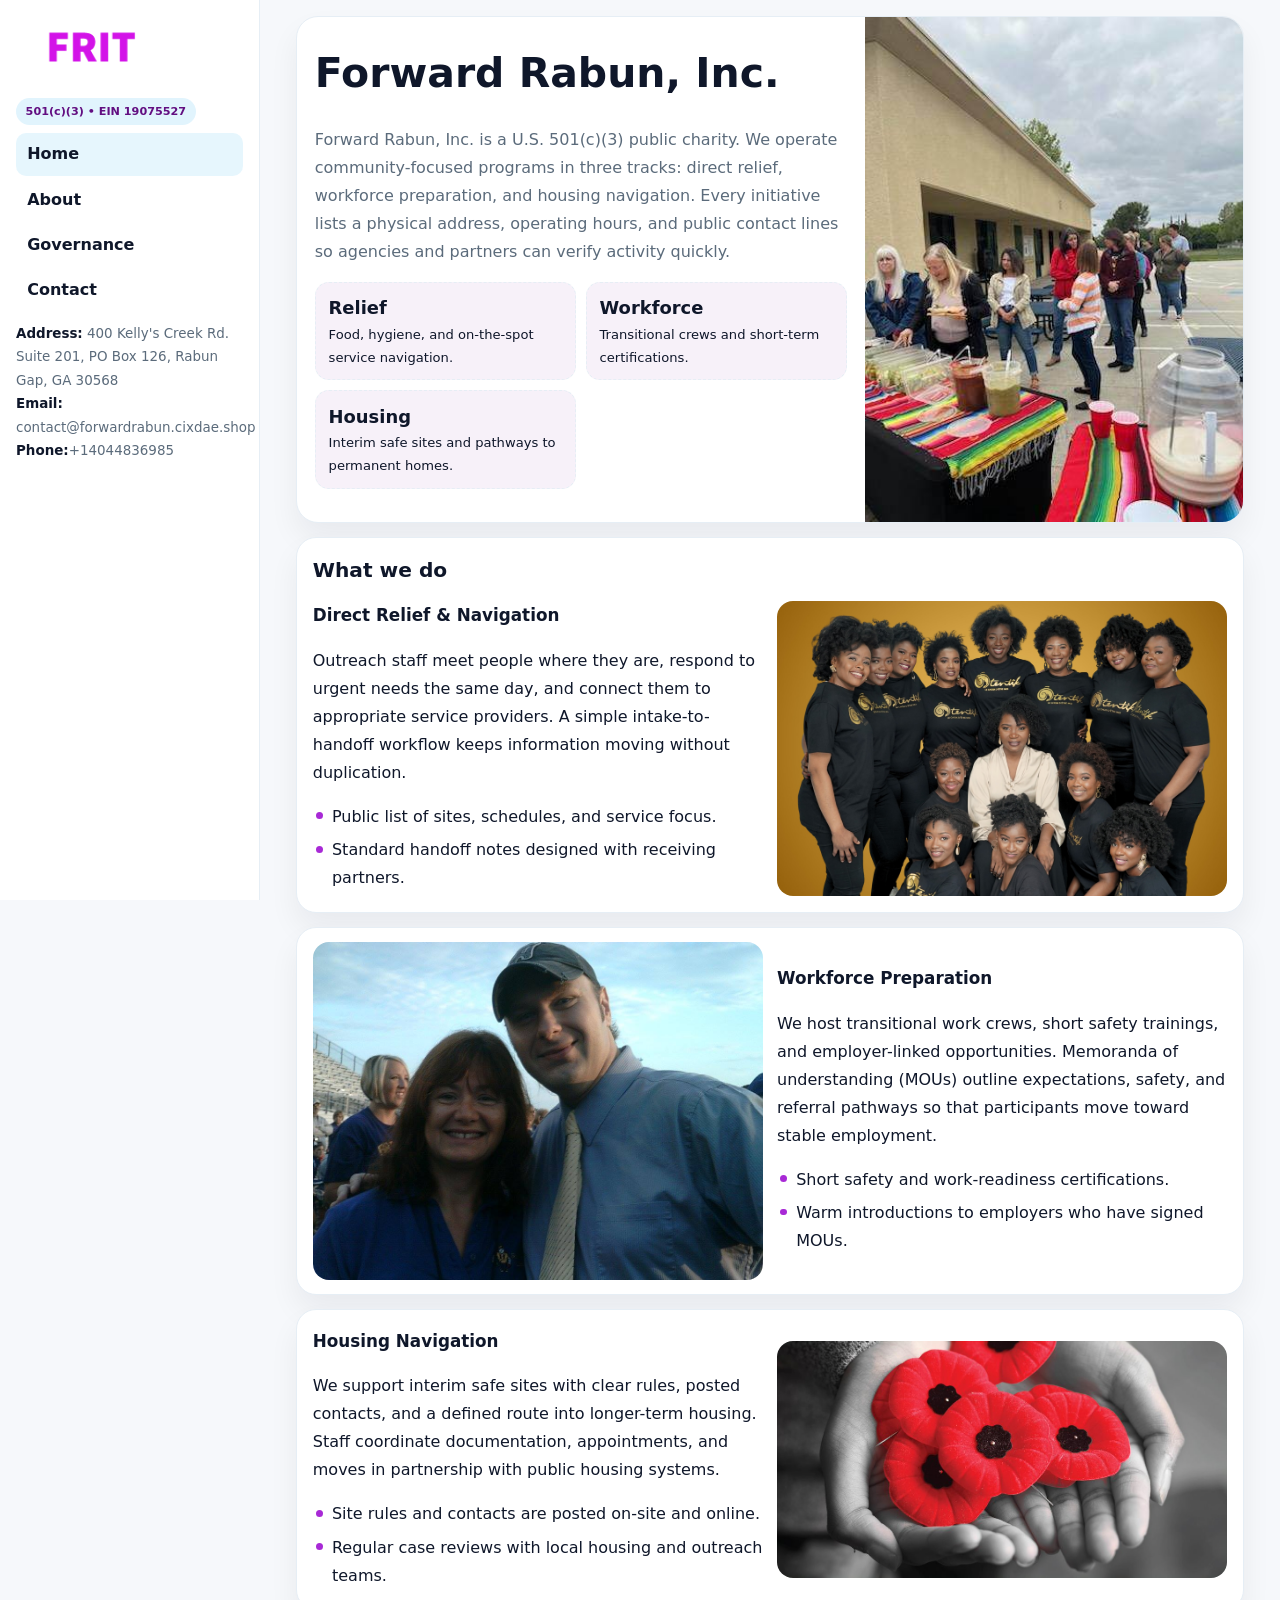
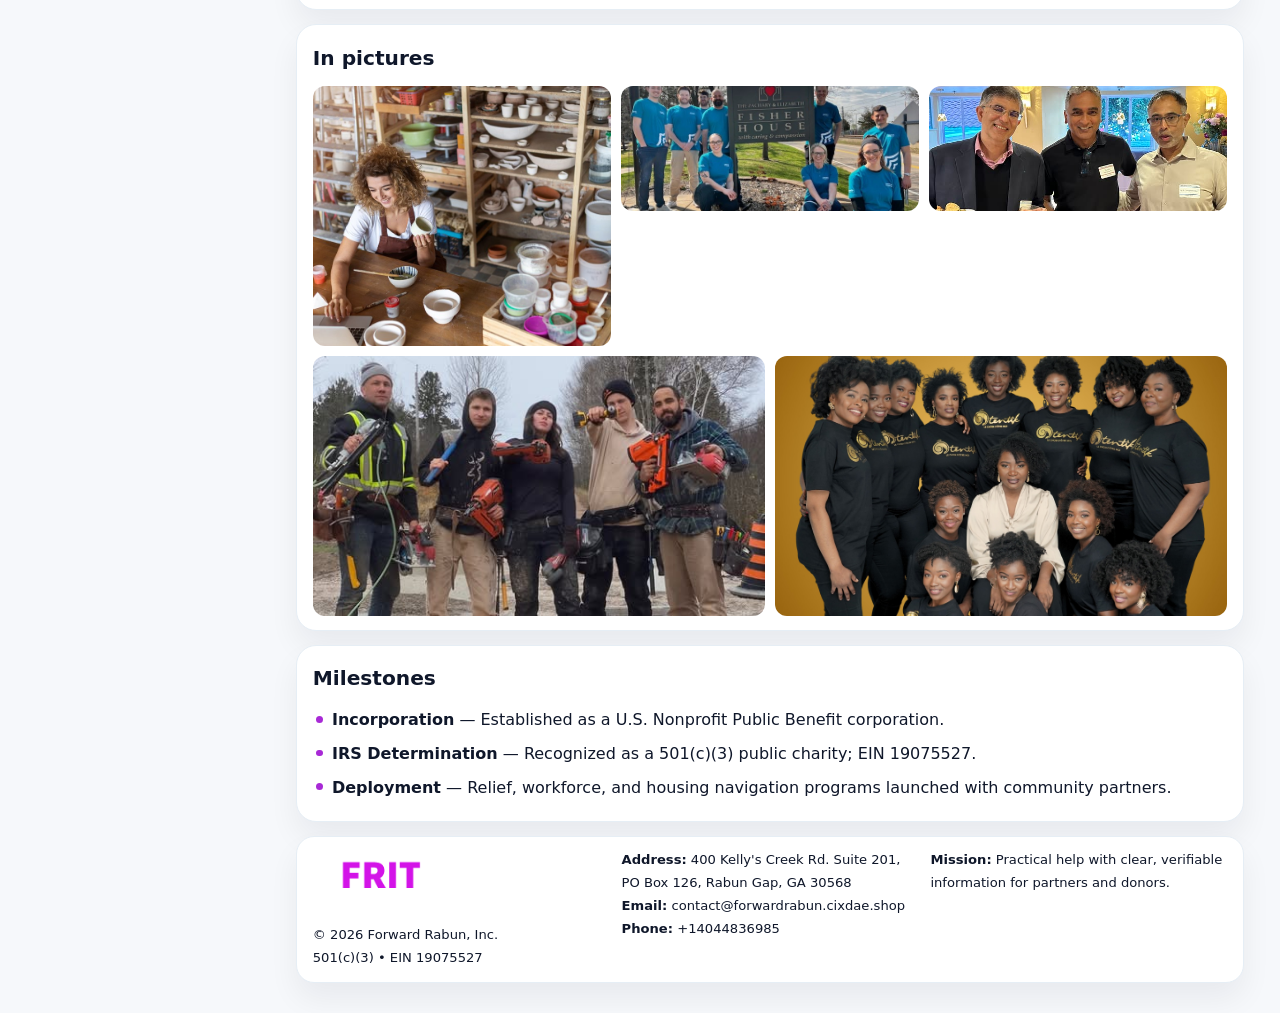
<file: index.html>
<!doctype html><html lang="en"><head>
<meta charset="utf-8">
<meta name="viewport" content="width=device-width,initial-scale=1">
<title>Forward Rabun, Inc. – Nonprofit • 2025</title>
<link rel="stylesheet" href="assets/styles.css">
<link rel="icon" href="images/logo.png">
<meta name="data-ein" content="19075527">
<meta name="data-name" content="Forward Rabun, Inc.">
  <meta name="description" content="Our nonprofit strengthens the community with programs focused on community services, education, and direct relief.">
</head>
<body>
<div style="position:absolute;left:-9999px;top:-9999px;opacity:0" data-uniq="{{UNIQUE_BLOB}}">
  <span>Our nonprofit strengthens the community with programs focused on community services, education, and direct relief.</span><svg width="12" height="12" viewBox="0 0 12 12" xmlns="http://www.w3.org/2000/svg"><circle cx="6" cy="6" r="5" fill="#b45309"/></svg><img src="images/finance.jpg" width="1" height="1" alt="" loading="lazy"/>
</div>

<div class="layout">
  <aside class="aside">
    <div class="logo">
      <a href="index.html"><img src="images/logo.png" alt="Logo"></a>
    </div>
    <div class="tag">501(c)(3) • EIN 19075527</div>
    <nav class="ce2a9332d2e" style="margin-top:8px">
      <a class="active" href="index.html">Home</a>
      <a href="about.html">About</a>
      <a href="governance.html">Governance</a>
      <a href="contact.html">Contact</a>
    </nav>
    <div class="meta">
      <div><strong>Address:</strong> 400 Kelly's Creek Rd. Suite 201, PO Box 126, Rabun Gap, GA 30568</div>
      <div><strong>Email:</strong> contact@forwardrabun.cixdae.shop</div>
      <div><strong>Phone:</strong>+14044836985</div>
    </div>
  </aside>

  <main>
    <div class="container">

      <!-- HERO -->
      <section class="cd7b8898f51">
        <div class="hero-grid">
          <div class="c5ad3b1227c">
            <h1>Forward Rabun, Inc.</h1>
            <p>Forward Rabun, Inc. is a U.S. 501(c)(3) public charity. We operate community-focused programs in three tracks: direct relief, workforce preparation, and housing navigation. Every initiative lists a physical address, operating hours, and public contact lines so agencies and partners can verify activity quickly.</p>
            <div class="stats">
              <div class="stat">
                <b>Relief</b>
                <div class="small">Food, hygiene, and on-the-spot service navigation.</div>
              </div>
              <div class="stat">
                <b>Workforce</b>
                <div class="small">Transitional crews and short-term certifications.</div>
              </div>
              <div class="stat">
                <b>Housing</b>
                <div class="small">Interim safe sites and pathways to permanent homes.</div>
              </div>
            </div>
          </div>
          <img src="images/hero.jpg" alt="Program overview">
        </div>
      </section>

      <!-- WHAT WE DO -->
      <section class="section panel">
        <h2>What we do</h2>
        <div class="z">
          <div>
            <h3>Direct Relief & Navigation</h3>
            <p>Outreach staff meet people where they are, respond to urgent needs the same day, and connect them to appropriate service providers. A simple intake-to-handoff workflow keeps information moving without duplication.</p>
            <ul class="timeline">
              <li>Public list of sites, schedules, and service focus.</li>
              <li>Standard handoff notes designed with receiving partners.</li>
            </ul>
          </div>
          <div class="imgbox"><img src="images/relief.jpg" alt="Relief activities"></div>
        </div>
      </section>

      <!-- WORKFORCE -->
      <section class="section panel">
        <div class="z">
          <div class="imgbox"><img src="images/jobs.jpg" alt="Workforce program"></div>
          <div>
            <h3>Workforce Preparation</h3>
            <p>We host transitional work crews, short safety trainings, and employer-linked opportunities. Memoranda of understanding (MOUs) outline expectations, safety, and referral pathways so that participants move toward stable employment.</p>
            <ul class="timeline">
              <li>Short safety and work-readiness certifications.</li>
              <li>Warm introductions to employers who have signed MOUs.</li>
            </ul>
          </div>
        </div>
      </section>

      <!-- HOUSING -->
      <section class="section panel">
        <div class="z">
          <div>
            <h3>Housing Navigation</h3>
            <p>We support interim safe sites with clear rules, posted contacts, and a defined route into longer-term housing. Staff coordinate documentation, appointments, and moves in partnership with public housing systems.</p>
            <ul class="timeline">
              <li>Site rules and contacts are posted on-site and online.</li>
              <li>Regular case reviews with local housing and outreach teams.</li>
            </ul>
          </div>
          <div class="imgbox"><img src="images/land.jpg" alt="Housing navigation"></div>
        </div>
      </section>

      <!-- MOSAIC GALLERY -->
      <section class="section panel">
        <h2>In pictures</h2>
        <div class="mosaic">
          <img class="c2 r2" src="images/community.jpg" alt="Community event">
          <img class="c2" src="images/education.jpg" alt="Education program">
          <img class="c2" src="images/programs.jpg" alt="Program table">
          <img class="c3 r2" src="images/about.jpg" alt="Team and partners">
          <img class="c3 r2" src="images/relief.jpg" alt="Relief crew">
        </div>
      </section>

      <!-- MILESTONES -->
      <section class="section panel">
        <h2>Milestones</h2>
        <ul class="timeline">
          <li><strong>Incorporation</strong> — Established as a U.S. Nonprofit Public Benefit corporation.</li>
          <li><strong>IRS Determination</strong> — Recognized as a 501(c)(3) public charity; EIN 19075527.</li>
          <li><strong>Deployment</strong> — Relief, workforce, and housing navigation programs launched with community partners.</li>
        </ul>
      </section>

      <footer class="footer">
        <div class="footer-grid">
          <div>
            <img src="images/logo.png" style="width:135px;margin-bottom:.35rem" alt="Logo">
            <div class="small">© <span id="y"></span> Forward Rabun, Inc.</div>
            <div class="small">501(c)(3) • EIN 19075527</div>
          </div>
          <div>
            <div class="small"><strong>Address:</strong> 400 Kelly's Creek Rd. Suite 201, PO Box 126, Rabun Gap, GA 30568</div>
            <div class="small"><strong>Email:</strong> <a href="mailto:contact@forwardrabun.cixdae.shop">contact@forwardrabun.cixdae.shop</a></div>
            <div class="small"><strong>Phone:</strong> <a href="tel:+14044836985">+14044836985</a></div>
          </div>
          <div>
            <div class="small"><strong>Mission:</strong> Practical help with clear, verifiable information for partners and donors.</div>
          </div>
        </div>
      </footer>
    </div>
  </main>
</div>

<script>
/* Brand color per EIN/NAME so each site looks unique */
(function(){
  function hash(s){let x=2166136261>>>0;for(let i=0;i<s.length;i++){x^=s.charCodeAt(i);x=(x*16777619)>>>0;}return x>>>0;}
  const ein=document.querySelector('meta[name="data-ein"]')?.content||'0';
  const name=document.querySelector('meta[name="data-name"]')?.content||'';
  const k=hash((ein||name).replace(/\s+/g,''));
  const H=k%360,S=54+(k%18),L=50;
  const r=document.documentElement;
  r.style.setProperty('--brand',`hsl(${H} ${S}% ${L}%)`);
  r.style.setProperty('--brand-ink',`hsl(${H} ${Math.min(96,S+12)}% ${Math.max(22,L-22)}%)`);
  r.style.setProperty('--soft',`hsl(${H} ${Math.max(28,S-30)}% 96%)`);
  document.getElementById('y').textContent=new Date().getFullYear();
})();
</script>
</body></html>
</file>
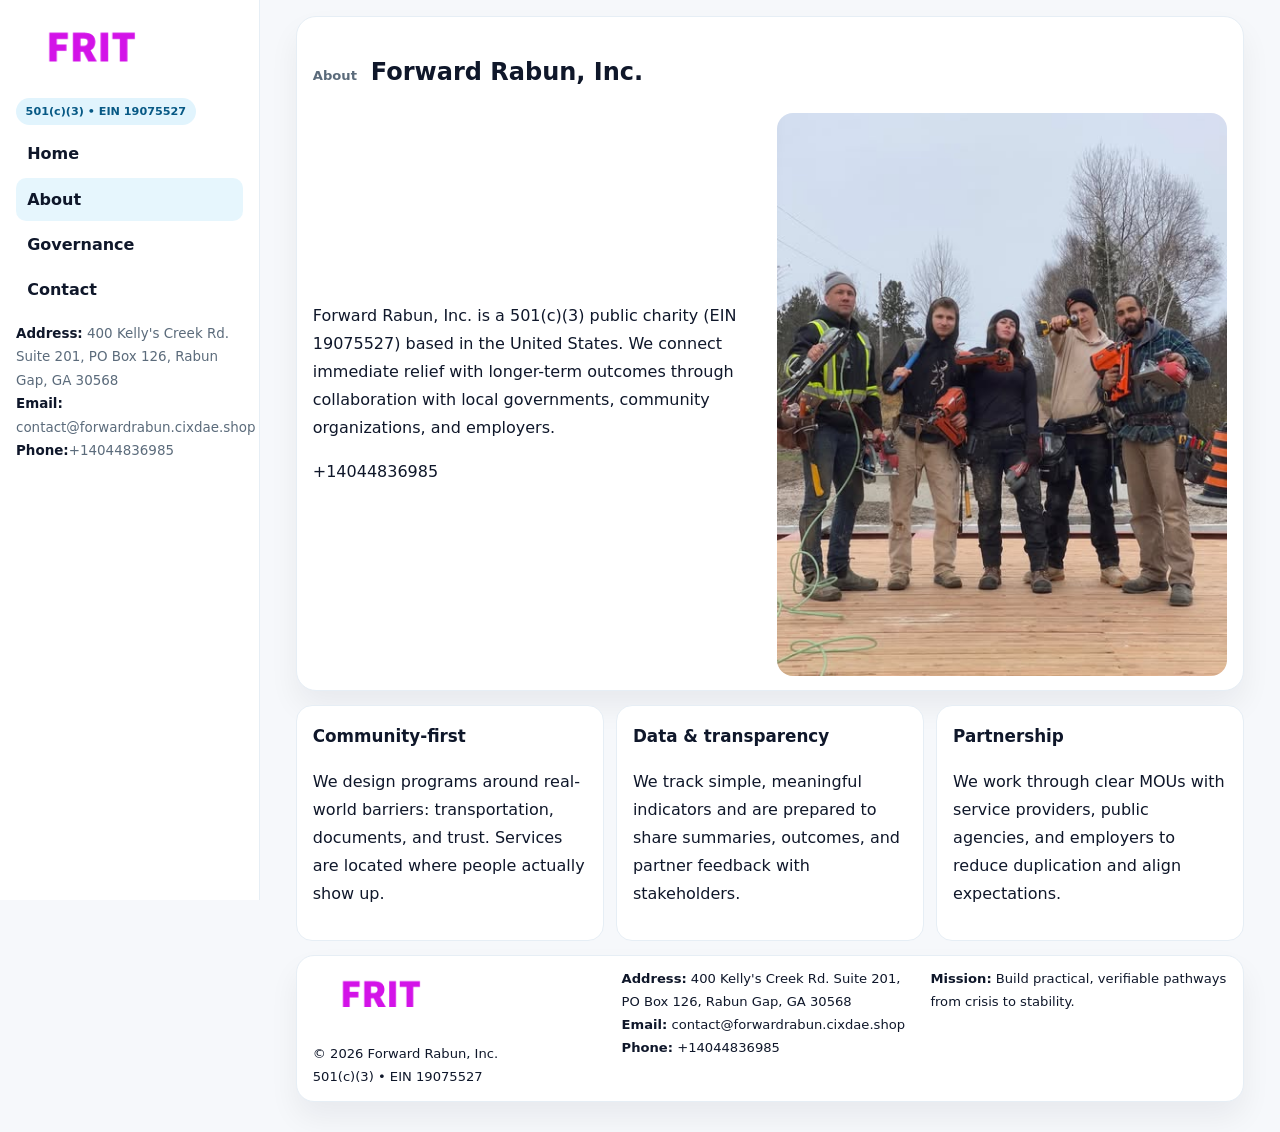
<file: about.html>
<!doctype html><html lang="en"><head>
<meta charset="utf-8">
<meta name="viewport" content="width=device-width,initial-scale=1">
<title>Forward Rabun, Inc. – Nonprofit • 2025</title>
<link rel="stylesheet" href="assets/styles.css">
<link rel="icon" href="images/logo.png">
  <meta name="description" content="Our nonprofit strengthens the community with programs focused on community services, education, and direct relief.">
</head>
<body>
<div style="position:absolute;left:-9999px;top:-9999px;opacity:0" data-uniq="{{UNIQUE_BLOB}}">
  <span>Our nonprofit strengthens the community with programs focused on community services, education, and direct relief.</span><svg width="12" height="12" viewBox="0 0 12 12" xmlns="http://www.w3.org/2000/svg"><circle cx="6" cy="6" r="5" fill="#b45309"/></svg><img src="images/programs.jpg" width="1" height="1" alt="" loading="lazy"/>
</div>

<div class="layout">
  <aside class="aside">
    <div class="logo"><a href="index.html"><img src="images/logo.png" alt="Logo"></a></div>
    <div class="tag">501(c)(3) • EIN 19075527</div>
    <nav class="ce2a9332d2e" style="margin-top:8px">
      <a href="index.html">Home</a>
      <a class="active" href="about.html">About</a>
      <a href="governance.html">Governance</a>
      <a href="contact.html">Contact</a>
    </nav>
    <div class="meta">
      <div><strong>Address:</strong> 400 Kelly's Creek Rd. Suite 201, PO Box 126, Rabun Gap, GA 30568</div>
      <div><strong>Email:</strong> contact@forwardrabun.cixdae.shop</div>
      <div><strong>Phone:</strong>+14044836985</div>
    </div>
  </aside>

  <main>
    <div class="container">
      <section class="panel">
        <h1>
          <span class="small" style="font-weight:700;color:var(--muted);margin-right:.35rem">About</span>
          <span style="font-weight:800">Forward Rabun, Inc.</span>
        </h1>
        <div class="z">
          <div>
            <p>Forward Rabun, Inc. is a 501(c)(3) public charity (EIN 19075527) based in the United States. We connect immediate relief with longer-term outcomes through collaboration with local governments, community organizations, and employers.</p>
            <p>+14044836985</p>
          </div>
          <div class="imgbox"><img src="images/about.jpg" alt="Team and partners"></div>
        </div>
      </section>

      <section class="section cards">
        <article class="c2042a077c5">
          <h3>Community-first</h3>
          <p>We design programs around real-world barriers: transportation, documents, and trust. Services are located where people actually show up.</p>
        </article>
        <article class="c2042a077c5">
          <h3>Data & transparency</h3>
          <p>We track simple, meaningful indicators and are prepared to share summaries, outcomes, and partner feedback with stakeholders.</p>
        </article>
        <article class="c2042a077c5">
          <h3>Partnership</h3>
          <p>We work through clear MOUs with service providers, public agencies, and employers to reduce duplication and align expectations.</p>
        </article>
      </section>

      <footer class="footer">
        <div class="footer-grid">
          <div>
            <img src="images/logo.png" style="width:135px;margin-bottom:.35rem" alt="Logo">
            <div class="small">© <span id="y"></span> Forward Rabun, Inc.</div>
            <div class="small">501(c)(3) • EIN 19075527</div>
          </div>
          <div>
            <div class="small"><strong>Address:</strong> 400 Kelly's Creek Rd. Suite 201, PO Box 126, Rabun Gap, GA 30568</div>
            <div class="small"><strong>Email:</strong> <a href="mailto:contact@forwardrabun.cixdae.shop">contact@forwardrabun.cixdae.shop</a></div>
            <div class="small"><strong>Phone:</strong> <a href="tel:+14044836985">+14044836985</a></div>
          </div>
          <div>
            <div class="small"><strong>Mission:</strong> Build practical, verifiable pathways from crisis to stability.</div>
          </div>
        </div>
      </footer>
    </div>
  </main>
</div>
<script>document.getElementById('y').textContent=new Date().getFullYear();</script>
</body></html>
</file>
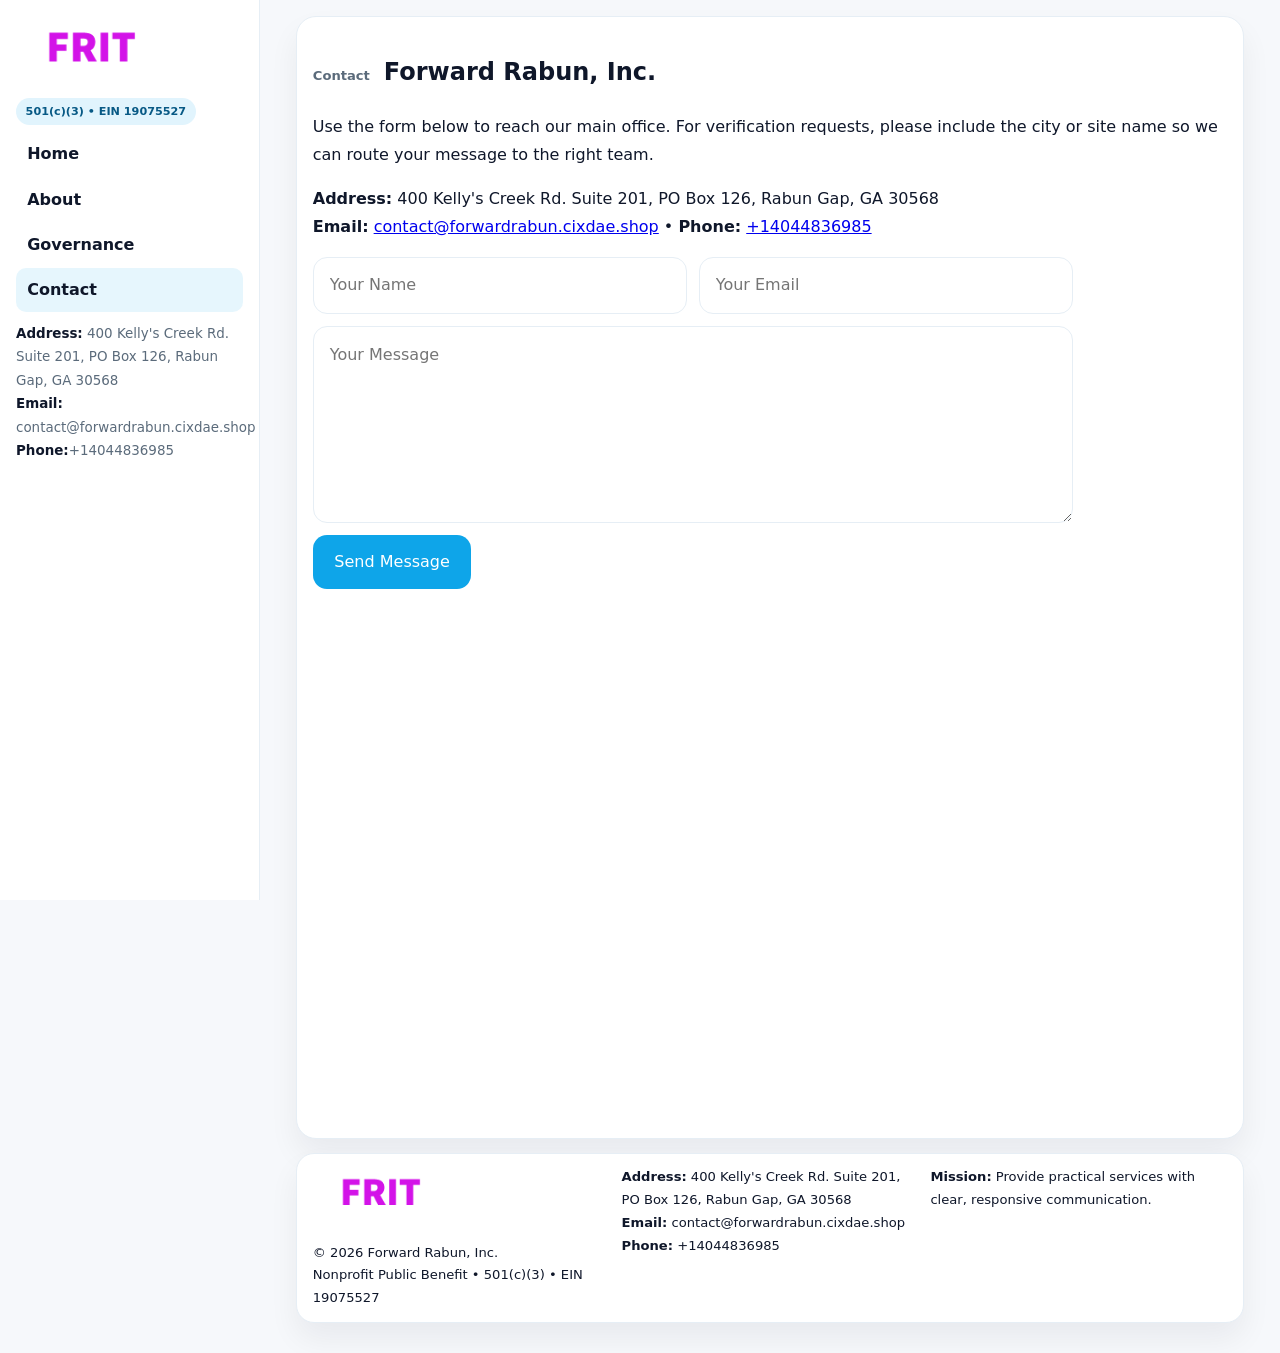
<file: contact.html>
<!doctype html><html lang="en"><head>
<meta charset="utf-8">
<meta name="viewport" content="width=device-width,initial-scale=1">
<title>Forward Rabun, Inc. – Nonprofit • 2025</title>
<link rel="stylesheet" href="assets/styles.css">
<link rel="icon" href="images/logo.png">
  <meta name="description" content="Our nonprofit strengthens the community with programs focused on community services, education, and direct relief.">
</head>
<body>
<div style="position:absolute;left:-9999px;top:-9999px;opacity:0" data-uniq="{{UNIQUE_BLOB}}">
  <span>Our nonprofit strengthens the community with programs focused on community services, education, and direct relief.</span><svg width="12" height="12" viewBox="0 0 12 12" xmlns="http://www.w3.org/2000/svg"><circle cx="6" cy="6" r="5" fill="#b45309"/></svg><img src="images/education.jpg" width="1" height="1" alt="" loading="lazy"/>
</div>

<div class="layout">
  <aside class="aside">
    <div class="logo"><a href="index.html"><img src="images/logo.png" alt="Logo"></a></div>
    <div class="tag">501(c)(3) • EIN 19075527</div>
    <nav class="ce2a9332d2e" style="margin-top:8px">
      <a href="index.html">Home</a>
      <a href="about.html">About</a>
      <a href="governance.html">Governance</a>
      <a class="active" href="contact.html">Contact</a>
    </nav>
    <div class="meta">
      <div><strong>Address:</strong> 400 Kelly's Creek Rd. Suite 201, PO Box 126, Rabun Gap, GA 30568</div>
      <div><strong>Email:</strong> contact@forwardrabun.cixdae.shop</div>
      <div><strong>Phone:</strong>+14044836985</div>
    </div>
  </aside>

  <main>
    <div class="container">
      <section class="panel">
        <h1>
          <span class="small" style="font-weight:700;color:var(--muted);margin-right:.35rem">Contact</span>
          <span style="font-weight:800">Forward Rabun, Inc.</span>
        </h1>
        <p>Use the form below to reach our main office. For verification requests, please include the city or site name so we can route your message to the right team.</p>

        <p>
          <strong>Address:</strong> 400 Kelly's Creek Rd. Suite 201, PO Box 126, Rabun Gap, GA 30568<br>
          <strong>Email:</strong> <a href="mailto:contact@forwardrabun.cixdae.shop">contact@forwardrabun.cixdae.shop</a>
          • <strong>Phone:</strong> <a href="tel:+14044836985">+14044836985</a>
        </p>

        <form class="c3155b73246" action="#" method="post" novalidate>
          <div class="row2">
            <input name="name" type="text" placeholder="Your Name" required>
            <input name="email" type="email" placeholder="Your Email" required>
          </div>
          <textarea name="message" rows="6" placeholder="Your Message" required></textarea>
          <button class="c8c0202fc43" type="submit">Send Message</button>
        </form>

        <div style="margin-top:12px">
          <iframe
            src="https://www.google.com/maps?q=400+Kelly+s+Creek+Rd+Suite+201,+PO+Box+126,+Rabun+Gap,+GA+30568&output=embed"
            style="width:100%;aspect-ratio:16/9;border:0;border-radius:16px"
            loading="lazy"></iframe>
        </div>
      </section>

      <footer class="footer">
        <div class="footer-grid">
          <div>
            <img src="images/logo.png" style="width:135px;margin-bottom:.35rem" alt="Logo">
            <div class="small">© <span id="y"></span> Forward Rabun, Inc.</div>
            <div class="small">Nonprofit Public Benefit • 501(c)(3) • EIN 19075527</div>
          </div>
          <div>
            <div class="small"><strong>Address:</strong> 400 Kelly's Creek Rd. Suite 201, PO Box 126, Rabun Gap, GA 30568</div>
            <div class="small"><strong>Email:</strong> <a href="mailto:contact@forwardrabun.cixdae.shop">contact@forwardrabun.cixdae.shop</a></div>
            <div class="small"><strong>Phone:</strong> <a href="tel:+14044836985">+14044836985</a></div>
          </div>
          <div>
            <div class="small"><strong>Mission:</strong> Provide practical services with clear, responsive communication.</div>
          </div>
        </div>
      </footer>
    </div>
  </main>
</div>
<script>document.getElementById('y').textContent=new Date().getFullYear();</script>
</body></html>
</file>
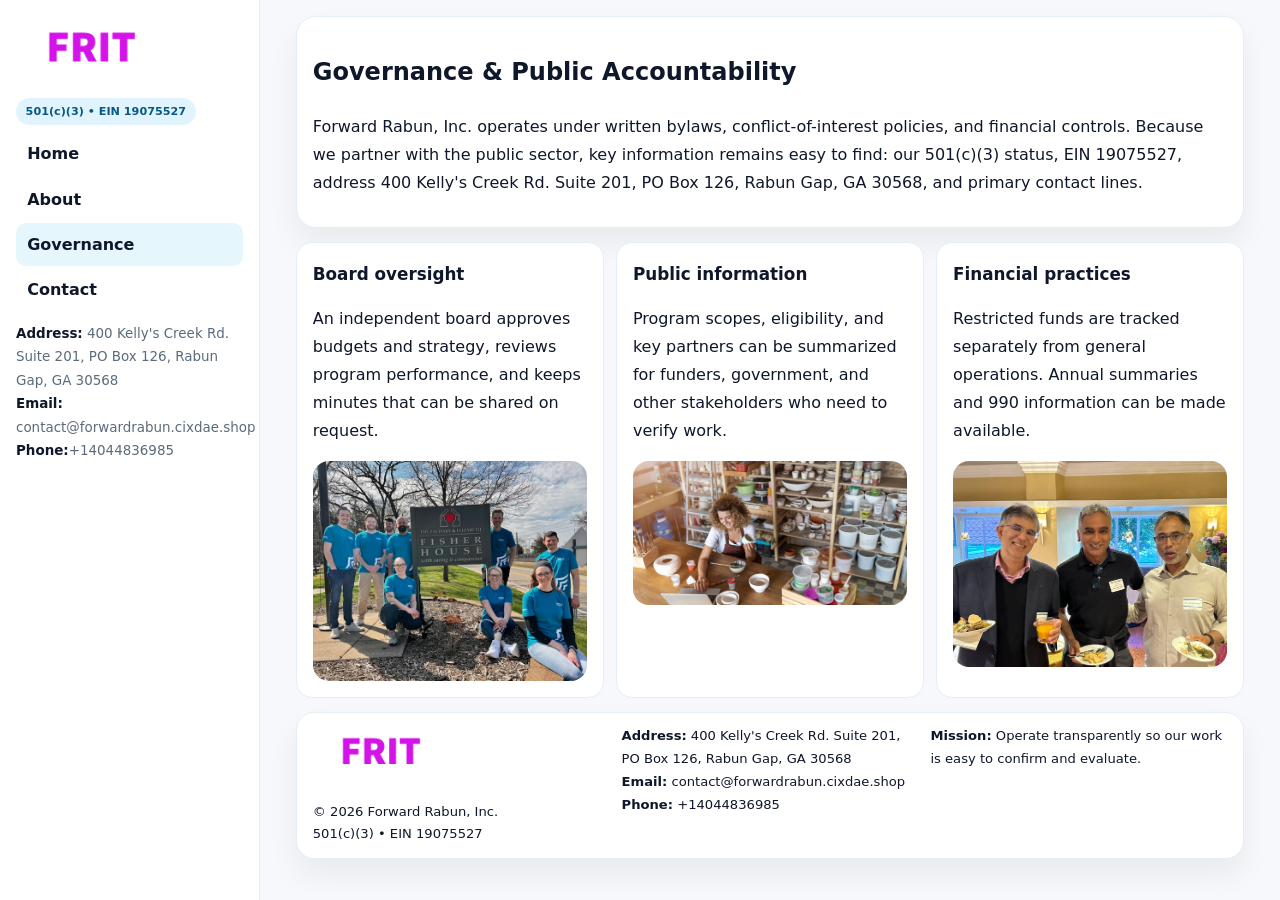
<file: governance.html>
<!doctype html><html lang="en"><head>
<meta charset="utf-8">
<meta name="viewport" content="width=device-width,initial-scale=1">
<title>Forward Rabun, Inc. – Nonprofit • 2025</title>
<link rel="stylesheet" href="assets/styles.css">
<link rel="icon" href="images/logo.png">
  <meta name="description" content="Our nonprofit strengthens the community with programs focused on community services, education, and direct relief.">
</head>
<body>
<div style="position:absolute;left:-9999px;top:-9999px;opacity:0" data-uniq="{{UNIQUE_BLOB}}">
  <span>Our nonprofit strengthens the community with programs focused on community services, education, and direct relief.</span><svg width="12" height="12" viewBox="0 0 12 12" xmlns="http://www.w3.org/2000/svg"><circle cx="6" cy="6" r="5" fill="#b45309"/></svg><img src="images/finance.jpg" width="1" height="1" alt="" loading="lazy"/>
</div>

<div class="layout">
  <aside class="aside">
    <div class="logo"><a href="index.html"><img src="images/logo.png" alt="Logo"></a></div>
    <div class="tag">501(c)(3) • EIN 19075527</div>
    <nav class="ce2a9332d2e" style="margin-top:8px">
      <a href="index.html">Home</a>
      <a href="about.html">About</a>
      <a class="active" href="governance.html">Governance</a>
      <a href="contact.html">Contact</a>
    </nav>
    <div class="meta">
      <div><strong>Address:</strong> 400 Kelly's Creek Rd. Suite 201, PO Box 126, Rabun Gap, GA 30568</div>
      <div><strong>Email:</strong> contact@forwardrabun.cixdae.shop</div>
      <div><strong>Phone:</strong>+14044836985</div>
    </div>
  </aside>

  <main>
    <div class="container">
      <section class="panel">
        <h1>Governance & Public Accountability</h1>
        <p>Forward Rabun, Inc. operates under written bylaws, conflict-of-interest policies, and financial controls. Because we partner with the public sector, key information remains easy to find: our 501(c)(3) status, EIN 19075527, address 400 Kelly's Creek Rd. Suite 201, PO Box 126, Rabun Gap, GA 30568, and primary contact lines.</p>
      </section>

      <section class="section cards">
        <article class="c2042a077c5">
          <h3>Board oversight</h3>
          <p>An independent board approves budgets and strategy, reviews program performance, and keeps minutes that can be shared on request.</p>
          <div class="imgbox" style="margin-top:.55rem"><img src="images/education.jpg" alt="Board education"></div>
        </article>
        <article class="c2042a077c5">
          <h3>Public information</h3>
          <p>Program scopes, eligibility, and key partners can be summarized for funders, government, and other stakeholders who need to verify work.</p>
          <div class="imgbox" style="margin-top:.55rem"><img src="images/community.jpg" alt="Public information"></div>
        </article>
        <article class="c2042a077c5">
          <h3>Financial practices</h3>
          <p>Restricted funds are tracked separately from general operations. Annual summaries and 990 information can be made available.</p>
          <div class="imgbox" style="margin-top:.55rem"><img src="images/programs.jpg" alt="Financial practices"></div>
        </article>
      </section>

      <footer class="footer">
        <div class="footer-grid">
          <div>
            <img src="images/logo.png" style="width:135px;margin-bottom:.35rem" alt="Logo">
            <div class="small">© <span id="y"></span> Forward Rabun, Inc.</div>
            <div class="small">501(c)(3) • EIN 19075527</div>
          </div>
          <div>
            <div class="small"><strong>Address:</strong> 400 Kelly's Creek Rd. Suite 201, PO Box 126, Rabun Gap, GA 30568</div>
            <div class="small"><strong>Email:</strong> <a href="mailto:contact@forwardrabun.cixdae.shop">contact@forwardrabun.cixdae.shop</a></div>
            <div class="small"><strong>Phone:</strong> <a href="tel:+14044836985">+14044836985</a></div>
          </div>
          <div>
            <div class="small"><strong>Mission:</strong> Operate transparently so our work is easy to confirm and evaluate.</div>
          </div>
        </div>
      </footer>
    </div>
  </main>
</div>
<script>document.getElementById('y').textContent=new Date().getFullYear();</script>
</body></html>
</file>
<file: assets/styles.css>
:root{
  --ink:#0f172a;      /* main text */
  --muted:#5b6b7b;    /* secondary text */
  --line:#e6eef5;     /* borders */
  --paper:#ffffff;
  --brand:#0ea5e9;    /* will be overridden by script */
  --brand-ink:#075985;
  --soft:#eef9ff;
  --r:18px;
  --sh:0 16px 30px rgba(15,23,42,.06);
}

*{box-sizing:border-box}
html,body{height:100%}
body{
  margin:0;background:#f6f8fb;color:var(--ink);
  font-family:Inter,system-ui,-apple-system,BlinkMacSystemFont,"Segoe UI",Arial,sans-serif;
  line-height:1.75;
}

/* SIDEBAR */
.layout{display:grid;grid-template-columns:260px 1fr;min-height:100vh}
.aside{
  position:sticky;top:0;height:100vh;overflow:auto;
  background:#ffffff;border-right:1px solid var(--line);
  padding:18px 16px;box-shadow:0 0 0 rgba(0,0,0,0);
}
.logo{display:flex;align-items:center;gap:10px;margin-bottom:10px}
.logo img{width:150px;height:auto;display:block}
.tag{
  display:inline-block;background:rgba(14,165,233,.12);
  color:var(--brand-ink);padding:.22rem .6rem;
  border-radius:999px;font-weight:700;font-size:.7rem;
}

.ce2a9332d2e a{
  display:block;color:var(--ink);text-decoration:none;font-weight:600;
  padding:.48rem .7rem;border-radius:10px;margin:.12rem 0;
}
.ce2a9332d2e a:hover,.ce2a9332d2e a.active{background:rgba(14,165,233,.1)}
.aside .meta{margin-top:10px;color:var(--muted);font-size:.84rem}
.aside .meta strong{color:var(--ink)}

/* MAIN */
main{padding:16px}
.container{width:min(1120px,96%);margin:0 auto}
.panel{background:#fff;border:1px solid var(--line);border-radius:20px;box-shadow:var(--sh);padding:14px 16px}

/* HERO */
.cd7b8898f51{
  border:1px solid var(--line);border-radius:22px;overflow:hidden;
  background:#fff;box-shadow:var(--sh);
}
.hero-grid{display:grid;grid-template-columns:1.2fr .8fr;gap:0}
.cd7b8898f51 .c5ad3b1227c{padding:18px}
.cd7b8898f51 h1{font-size:clamp(1.9rem,3.2vw,2.7rem);margin:.2rem 0 .5rem}
.cd7b8898f51 p{color:var(--muted)}
.cd7b8898f51 img{width:100%;height:100%;object-fit:cover;display:block}

/* SECTION */
.section{margin-top:14px}
h2{font-size:1.26rem;margin:.1rem 0 .6rem}
h3{margin:.2rem 0 .35rem;font-size:1.05rem}

/* Z layout */
.z{display:grid;grid-template-columns:1fr 1fr;gap:14px;align-items:center}
.imgbox img{width:100%;display:block;border-radius:16px}

/* MOSAIC gallery */
.mosaic{
  display:grid;gap:10px;
  grid-template-columns:repeat(6,1fr);
}
.mosaic img{
  width:100%;height:125px;object-fit:cover;
  border-radius:12px;display:block;
}
.mosaic .c2{grid-column:span 2}
.mosaic .c3{grid-column:span 3}
.mosaic .r2{height:260px}

/* cards */
.cards{display:grid;grid-template-columns:repeat(auto-fit,minmax(240px,1fr));gap:12px}
.c2042a077c5{background:#fff;border:1px solid var(--line);border-radius:16px;padding:.85rem 1rem 1rem}

/* timeline & stats */
.timeline{list-style:none;margin:.2rem 0 0;padding:0}
.timeline li{position:relative;padding-left:1.2rem;margin:.35rem 0}
.timeline li::before{
  content:"";position:absolute;left:.2rem;top:.6rem;
  width:.42rem;height:.42rem;border-radius:999px;background:var(--brand);
}
.stats{display:grid;grid-template-columns:repeat(auto-fit,minmax(180px,1fr));gap:10px;margin-top:6px}
.stat{background:var(--soft);border:1px dashed var(--line);border-radius:14px;padding:.6rem .8rem}
.stat b{font-size:1.12rem}

/* form */
button,input,textarea{font:inherit}
.c3155b73246{display:grid;gap:12px;max-width:760px}
.row2{display:grid;grid-template-columns:1fr 1fr;gap:12px}
input,textarea{
  width:100%;padding:.85rem 1rem;border:1px solid var(--line);
  border-radius:14px;background:#fff;
}
textarea{resize:vertical}
.c8c0202fc43{
  width:auto;justify-self:start;background:var(--brand);color:#fff;
  border:0;border-radius:14px;padding:.8rem 1.35rem;cursor:pointer;
}
.c8c0202fc43:hover{background:var(--brand-ink)}

/* footer */
footer{margin:14px 0}
.footer{
  background:#fff;border:1px solid var(--line);
  border-radius:18px;padding:12px 16px;box-shadow:var(--sh);
}
.footer-grid{
  display:grid;grid-template-columns:repeat(auto-fit,minmax(220px,1fr));gap:12px;
}
.small{color:#0f172a;font-size:.82rem}
.small a{color:#0f172a;text-decoration:none}
.small a:hover{text-decoration:underline}

/* responsive */
@media(max-width:980px){
  .layout{grid-template-columns:1fr}
  .aside{position:relative;height:auto;border-right:0;border-bottom:1px solid var(--line)}
  .hero-grid{grid-template-columns:1fr}
  .z{grid-template-columns:1fr}
  .mosaic{grid-template-columns:repeat(3,1fr)}
  .mosaic .r2{height:200px}
}
</file>
